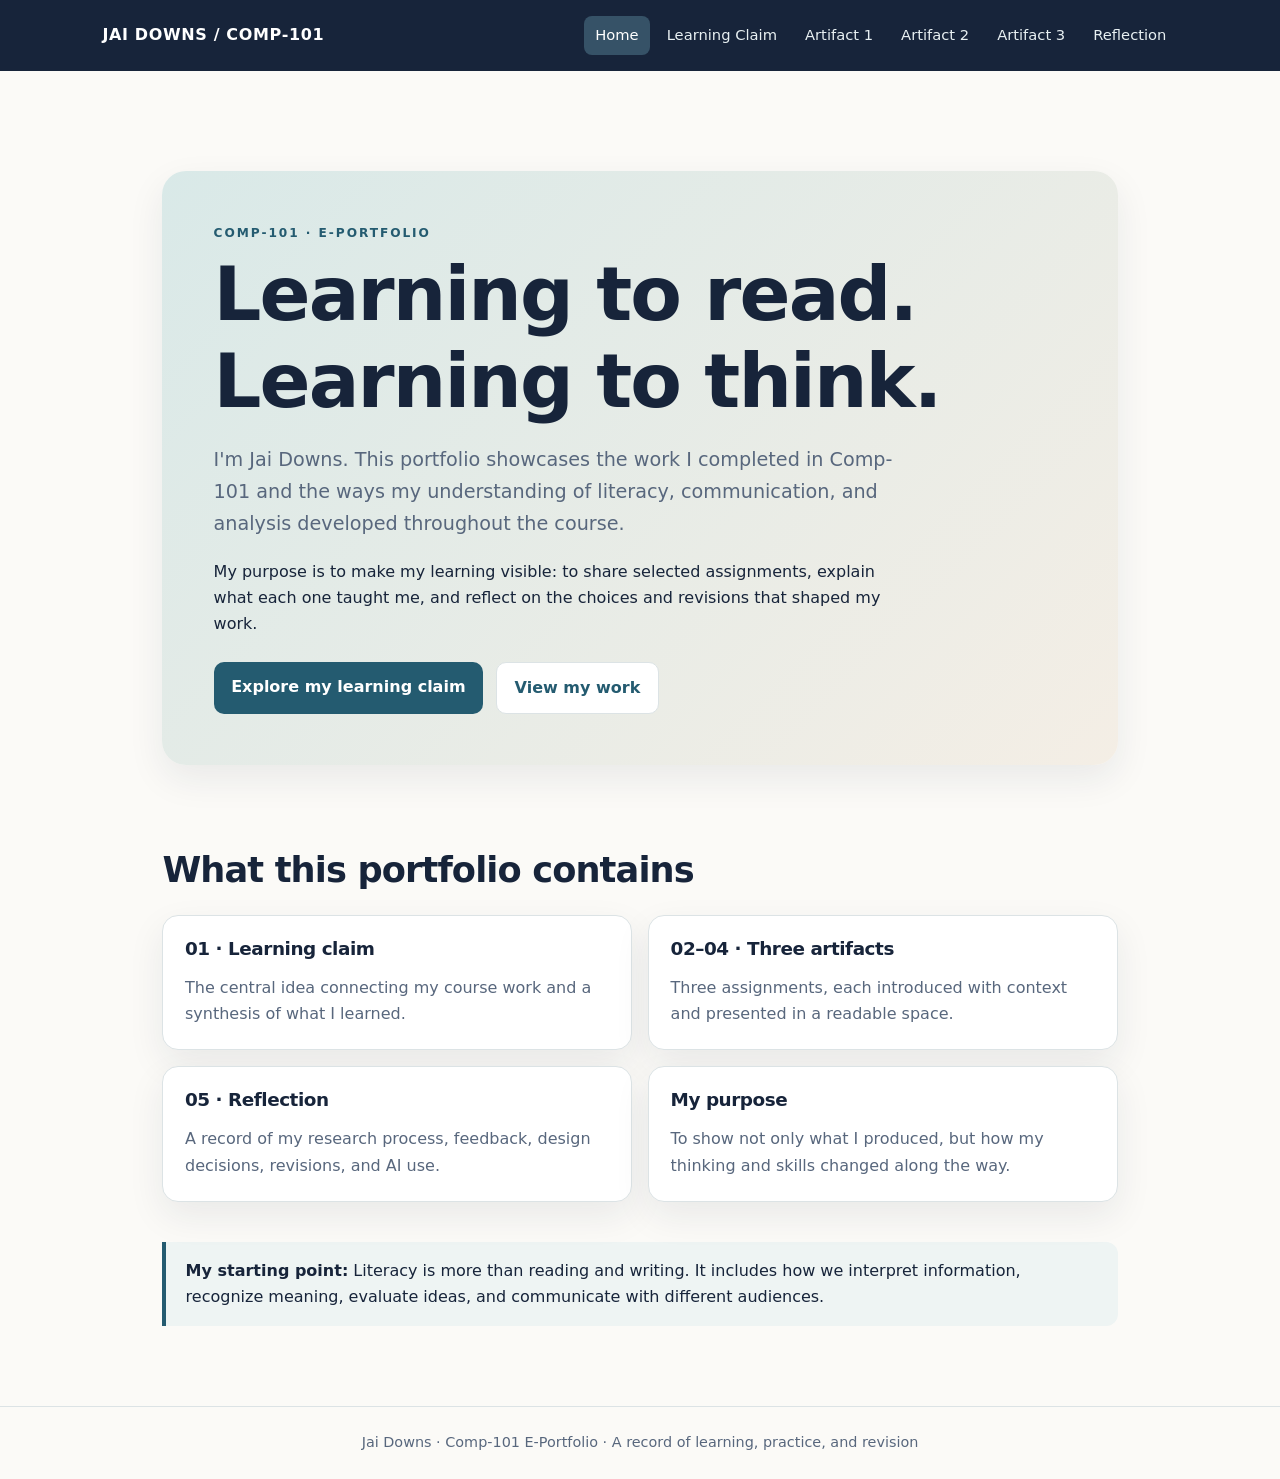
<file: index.html>
<!doctype html>
<html lang="en">
<head>
<meta charset="utf-8"><meta name="viewport" content="width=device-width, initial-scale=1">
<meta name="description" content="Jai Downs' Comp-101 learning portfolio">
<title>Home | Jai Downs — Comp-101 E-Portfolio</title>
<link rel="stylesheet" href="styles.css">
<script defer src="portfolio.js"></script>
</head>
<body>
<a class="skip-link" href="#main">Skip to content</a>
<header><div class="nav-wrap"><a class="brand" href="index.html">JAI DOWNS / COMP-101</a><nav aria-label="Main navigation"><a href="index.html" aria-current="page">Home</a><a href="claim.html">Learning Claim</a><a href="artifact1.html">Artifact 1</a><a href="artifact2.html">Artifact 2</a><a href="artifact3.html">Artifact 3</a><a href="reflection.html">Reflection</a></nav></div></header>
<main id="main">
<section class="hero">
  <div class="hero-panel">
    <div class="eyebrow">Comp-101 · E-Portfolio</div>
    <h1>Learning to read.<br>Learning to think.</h1>
    <p class="lead">I'm Jai Downs. This portfolio showcases the work I completed in Comp-101 and the ways my understanding of literacy, communication, and analysis developed throughout the course.</p>
    <p>My purpose is to make my learning visible: to share selected assignments, explain what each one taught me, and reflect on the choices and revisions that shaped my work.</p>
    <div class="actions"><a class="button" href="claim.html">Explore my learning claim</a><a class="button secondary" href="artifact1.html">View my work</a></div>
  </div>
</section>
<section class="section">
  <h2>What this portfolio contains</h2>
  <div class="grid">
    <article class="card"><h3>01 · Learning claim</h3><p>The central idea connecting my course work and a synthesis of what I learned.</p></article>
    <article class="card"><h3>02–04 · Three artifacts</h3><p>Three assignments, each introduced with context and presented in a readable space.</p></article>
    <article class="card"><h3>05 · Reflection</h3><p>A record of my research process, feedback, design decisions, revisions, and AI use.</p></article>
    <article class="card"><h3>My purpose</h3><p>To show not only what I produced, but how my thinking and skills changed along the way.</p></article>
  </div>
</section>
<div class="callout"><strong>My starting point:</strong> Literacy is more than reading and writing. It includes how we interpret information, recognize meaning, evaluate ideas, and communicate with different audiences.</div>
</main>
<footer>Jai Downs · Comp-101 E-Portfolio · A record of learning, practice, and revision</footer>
</body></html>
</file>
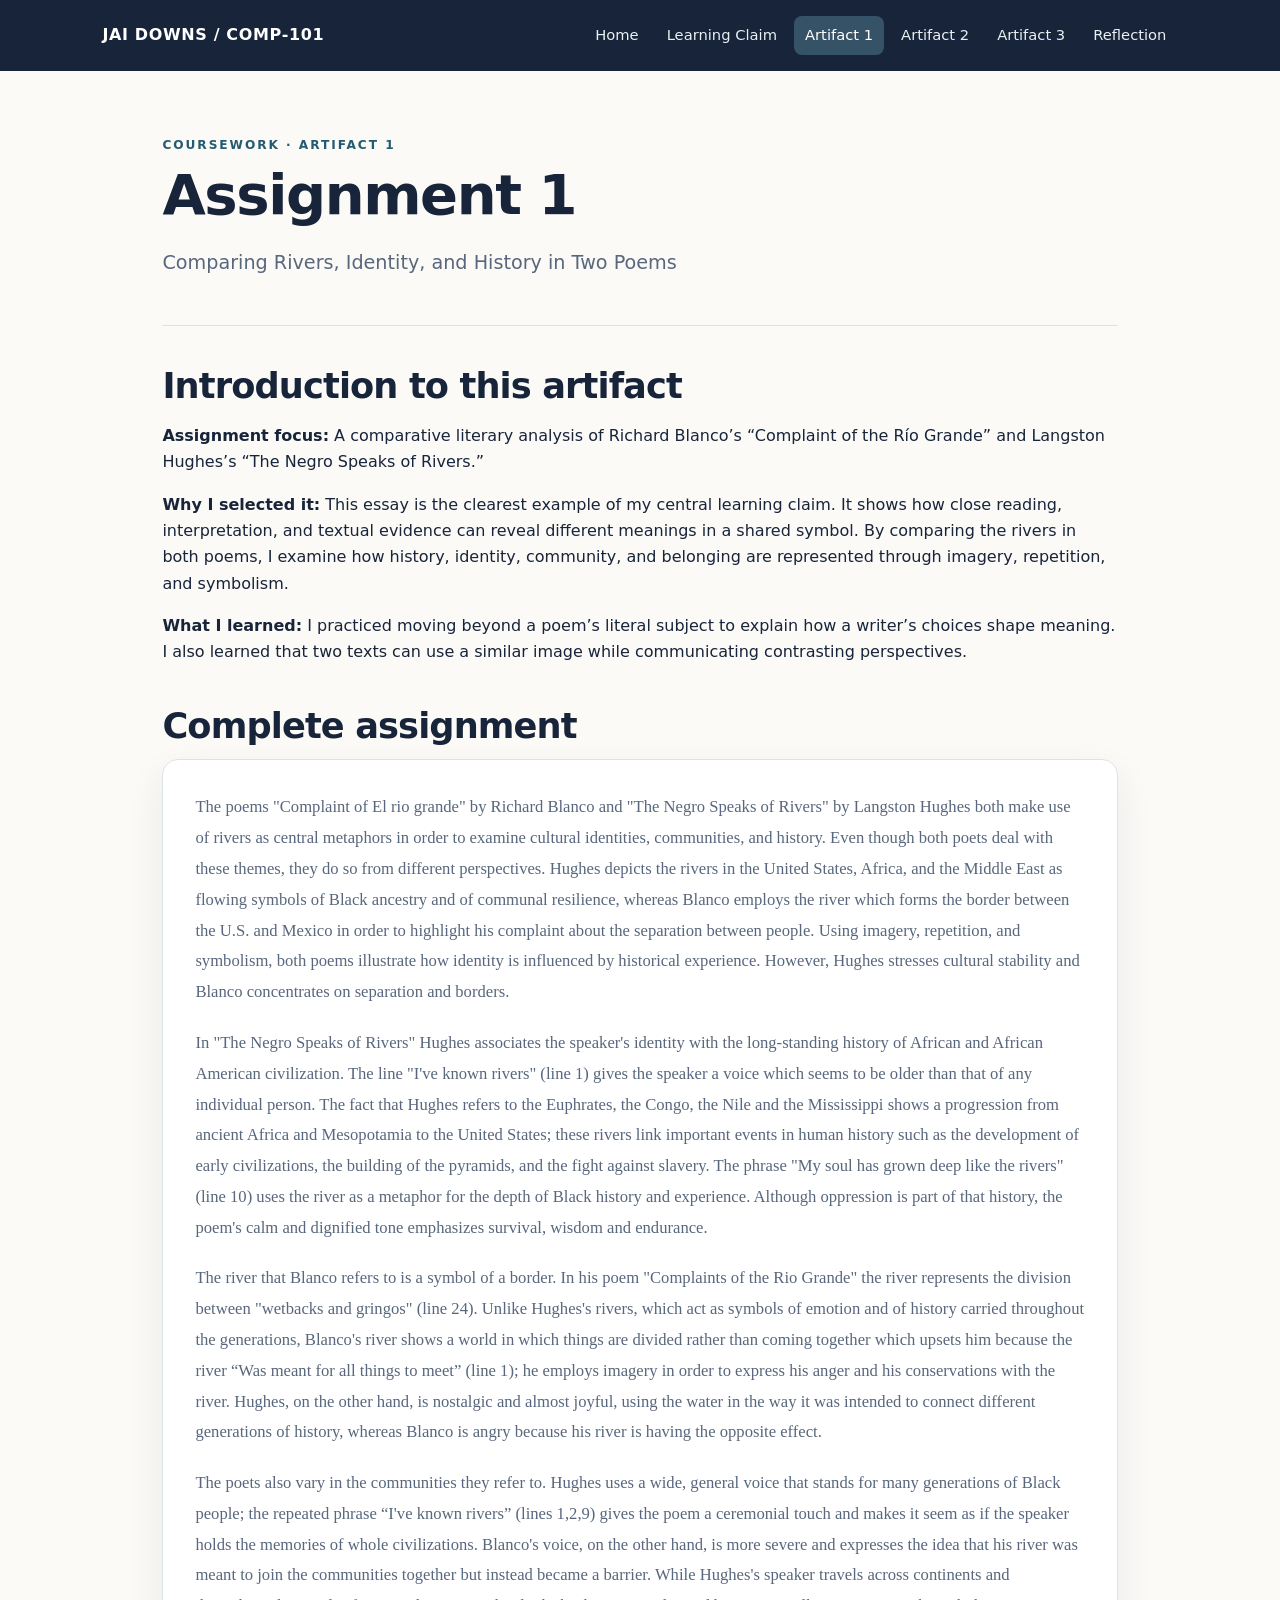
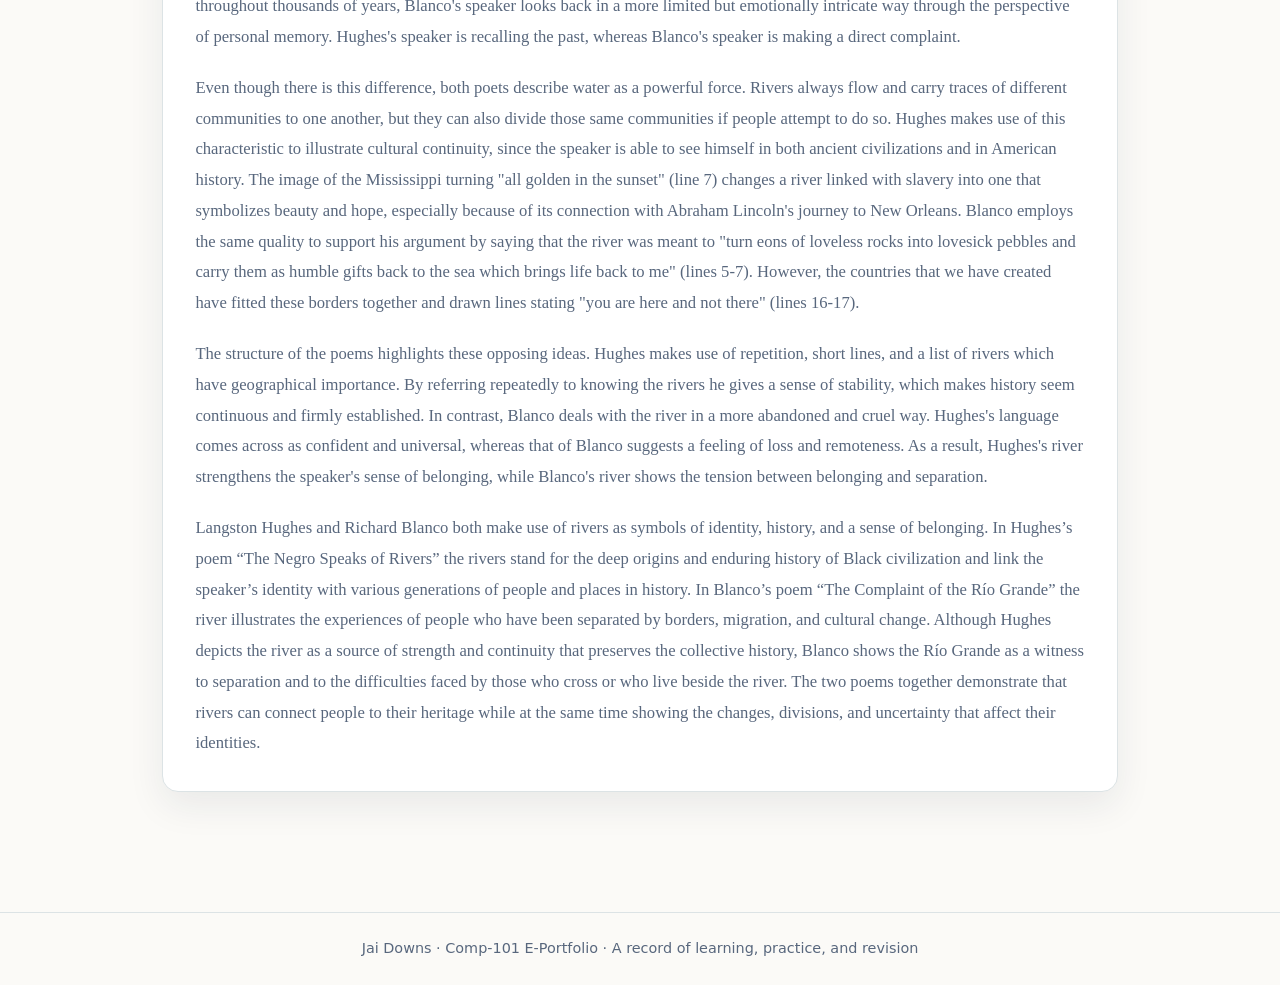
<file: artifact1.html>
<!doctype html>
<html lang="en">
<head>
<meta charset="utf-8"><meta name="viewport" content="width=device-width, initial-scale=1">
<meta name="description" content="Jai Downs' Comp-101 learning portfolio">
<title>Assignment 1 | Jai Downs — Comp-101 E-Portfolio</title>
<link rel="stylesheet" href="styles.css">
</head>
<body>
<a class="skip-link" href="#main">Skip to content</a>
<header><div class="nav-wrap"><a class="brand" href="index.html">JAI DOWNS / COMP-101</a><nav aria-label="Main navigation"><a href="index.html">Home</a><a href="claim.html">Learning Claim</a><a href="artifact1.html" aria-current="page">Artifact 1</a><a href="artifact2.html">Artifact 2</a><a href="artifact3.html">Artifact 3</a><a href="reflection.html">Reflection</a></nav></div></header>
<main id="main">
<div class="page-head"><div class="eyebrow">Coursework · Artifact 1</div><h1>Assignment 1</h1><p class="lead">Comparing Rivers, Identity, and History in Two Poems</p></div>
<section class="section">
<h2>Introduction to this artifact</h2>
<p><strong>Assignment focus:</strong> A comparative literary analysis of Richard Blanco’s “Complaint of the Río Grande” and Langston Hughes’s “The Negro Speaks of Rivers.”</p>
<p><strong>Why I selected it:</strong> This essay is the clearest example of my central learning claim. It shows how close reading, interpretation, and textual evidence can reveal different meanings in a shared symbol. By comparing the rivers in both poems, I examine how history, identity, community, and belonging are represented through imagery, repetition, and symbolism.</p>
<p><strong>What I learned:</strong> I practiced moving beyond a poem’s literal subject to explain how a writer’s choices shape meaning. I also learned that two texts can use a similar image while communicating contrasting perspectives.</p>
</section>
<section class="section">
<h2>Complete assignment</h2>
<article class="card essay-content" aria-label="Full assignment text">
<p>The poems &quot;Complaint of El rio grande&quot; by Richard Blanco and &quot;The Negro Speaks of Rivers&quot; by Langston Hughes both make use of rivers as central metaphors in order to examine cultural identities, communities, and history. Even though both poets deal with these themes, they do so from different perspectives. Hughes depicts the rivers in the United States, Africa, and the Middle East as flowing symbols of Black ancestry and of communal resilience, whereas Blanco employs the river which forms the border between the U.S. and Mexico in order to highlight his complaint about the separation between people. Using imagery, repetition, and symbolism, both poems illustrate how identity is influenced by historical experience. However, Hughes stresses cultural stability and Blanco concentrates on separation and borders.</p>
<p>In &quot;The Negro Speaks of Rivers&quot; Hughes associates the speaker&#x27;s identity with the long-standing history of African and African American civilization. The line &quot;I&#x27;ve known rivers&quot; (line 1) gives the speaker a voice which seems to be older than that of any individual person. The fact that Hughes refers to the Euphrates, the Congo, the Nile and the Mississippi shows a progression from ancient Africa and Mesopotamia to the United States; these rivers link important events in human history such as the development of early civilizations, the building of the pyramids, and the fight against slavery. The phrase &quot;My soul has grown deep like the rivers&quot; (line 10) uses the river as a metaphor for the depth of Black history and experience. Although oppression is part of that history, the poem&#x27;s calm and dignified tone emphasizes survival, wisdom and endurance.</p>
<p>The river that Blanco refers to is a symbol of a border. In his poem &quot;Complaints of the Rio Grande&quot; the river represents the division between &quot;wetbacks and gringos&quot; (line 24). Unlike Hughes&#x27;s rivers, which act as symbols of emotion and of history carried throughout the generations, Blanco&#x27;s river shows a world in which things are divided rather than coming together which upsets him because the river “Was meant for all things to meet” (line 1); he employs imagery in order to express his anger and his conservations with the river. Hughes, on the other hand, is nostalgic and almost joyful, using the water in the way it was intended to connect different generations of history, whereas Blanco is angry because his river is having the opposite effect.</p>
<p>The poets also vary in the communities they refer to. Hughes uses a wide, general voice that stands for many generations of Black people; the repeated phrase “I&#x27;ve known rivers” (lines 1,2,9) gives the poem a ceremonial touch and makes it seem as if the speaker holds the memories of whole civilizations. Blanco&#x27;s voice, on the other hand, is more severe and expresses the idea that his river was meant to join the communities together but instead became a barrier. While Hughes&#x27;s speaker travels across continents and throughout thousands of years, Blanco&#x27;s speaker looks back in a more limited but emotionally intricate way through the perspective of personal memory. Hughes&#x27;s speaker is recalling the past, whereas Blanco&#x27;s speaker is making a direct complaint.</p>
<p>Even though there is this difference, both poets describe water as a powerful force. Rivers always flow and carry traces of different communities to one another, but they can also divide those same communities if people attempt to do so. Hughes makes use of this characteristic to illustrate cultural continuity, since the speaker is able to see himself in both ancient civilizations and in American history. The image of the Mississippi turning &quot;all golden in the sunset&quot; (line 7) changes a river linked with slavery into one that symbolizes beauty and hope, especially because of its connection with Abraham Lincoln&#x27;s journey to New Orleans. Blanco employs the same quality to support his argument by saying that the river was meant to &quot;turn eons of loveless rocks into lovesick pebbles and carry them as humble gifts back to the sea which brings life back to me&quot; (lines 5-7). However, the countries that we have created have fitted these borders together and drawn lines stating &quot;you are here and not there&quot; (lines 16-17).</p>
<p>The structure of the poems highlights these opposing ideas. Hughes makes use of repetition, short lines, and a list of rivers which have geographical importance. By referring repeatedly to knowing the rivers he gives a sense of stability, which makes history seem continuous and firmly established. In contrast, Blanco deals with the river in a more abandoned and cruel way. Hughes&#x27;s language comes across as confident and universal, whereas that of Blanco suggests a feeling of loss and remoteness. As a result, Hughes&#x27;s river strengthens the speaker&#x27;s sense of belonging, while Blanco&#x27;s river shows the tension between belonging and separation.</p>
<p>Langston Hughes and Richard Blanco both make use of rivers as symbols of identity, history, and a sense of belonging. In Hughes’s poem “The Negro Speaks of Rivers” the rivers stand for the deep origins and enduring history of Black civilization and link the speaker’s identity with various generations of people and places in history. In Blanco’s poem “The Complaint of the Río Grande” the river illustrates the experiences of people who have been separated by borders, migration, and cultural change. Although Hughes depicts the river as a source of strength and continuity that preserves the collective history, Blanco shows the Río Grande as a witness to separation and to the difficulties faced by those who cross or who live beside the river. The two poems together demonstrate that rivers can connect people to their heritage while at the same time showing the changes, divisions, and uncertainty that affect their identities.</p>
</article>
</section>
</main>
<footer>Jai Downs · Comp-101 E-Portfolio · A record of learning, practice, and revision</footer>
</body></html>
</file>
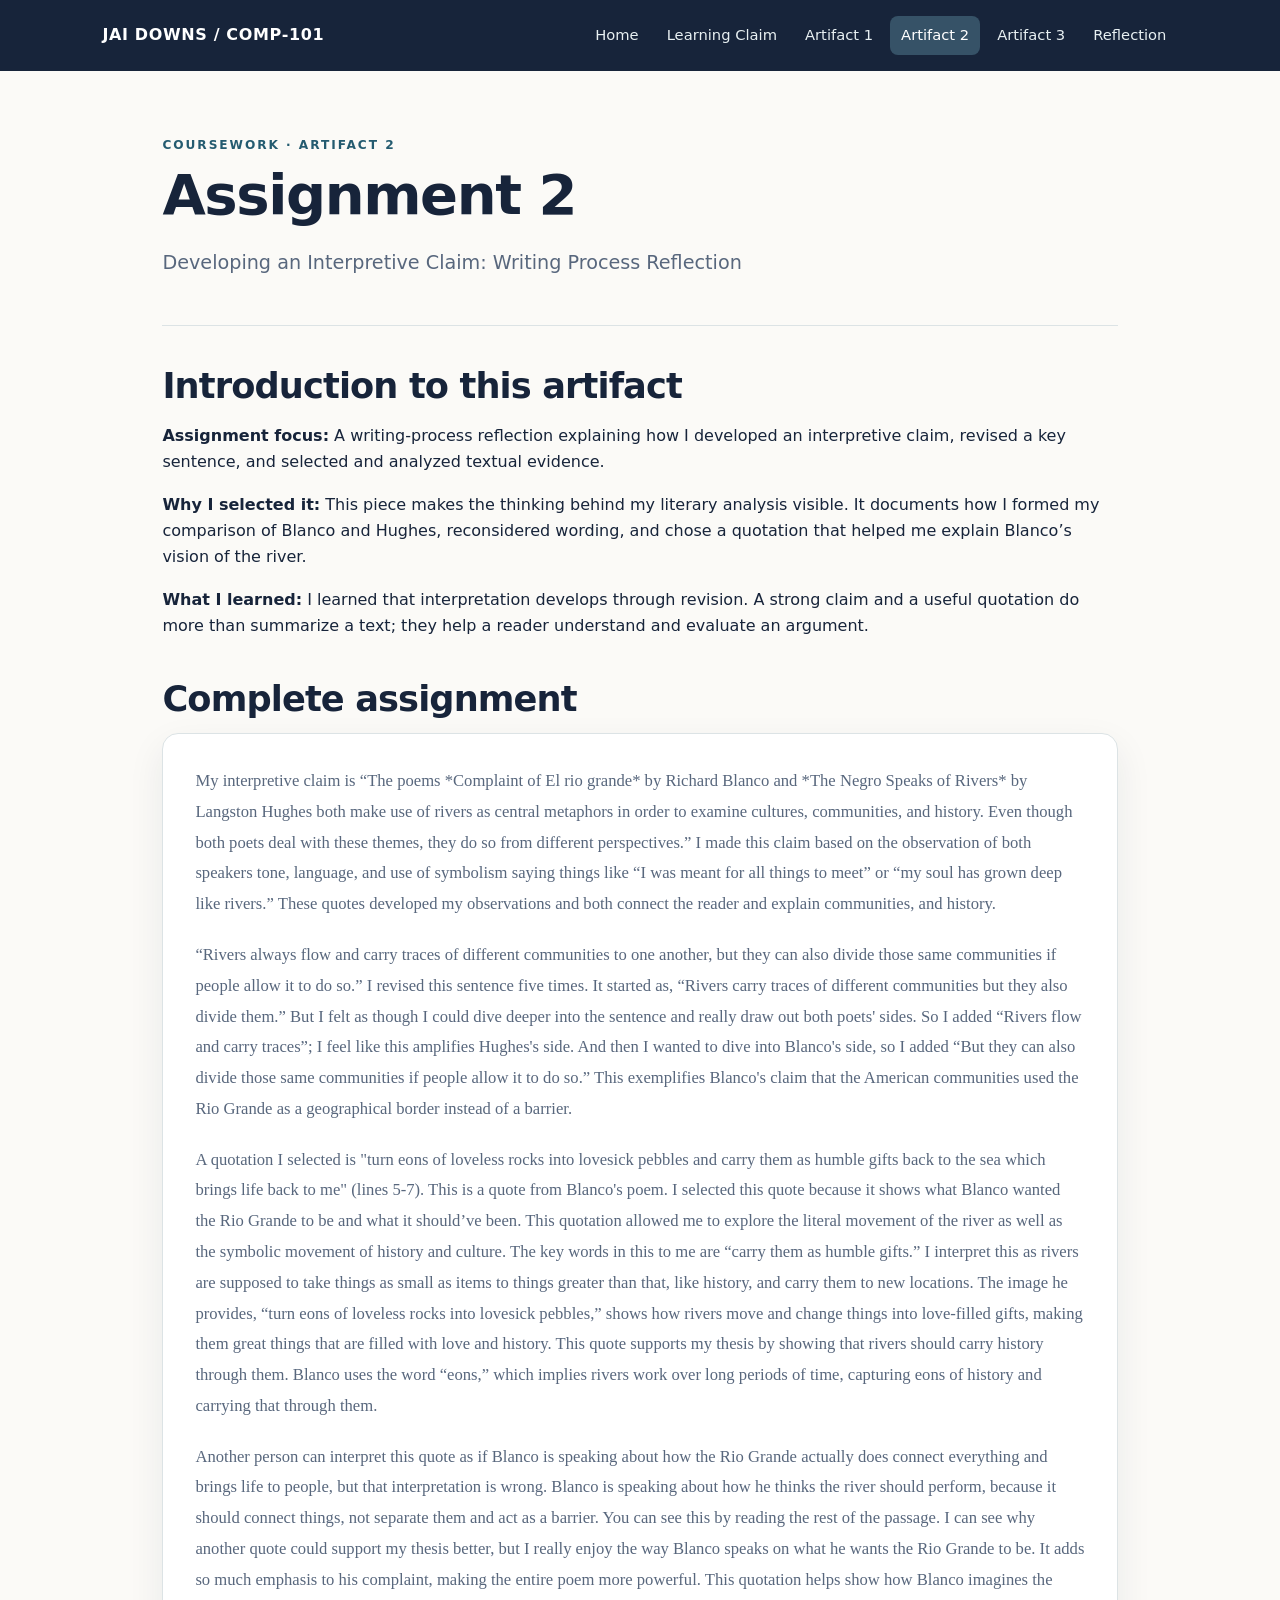
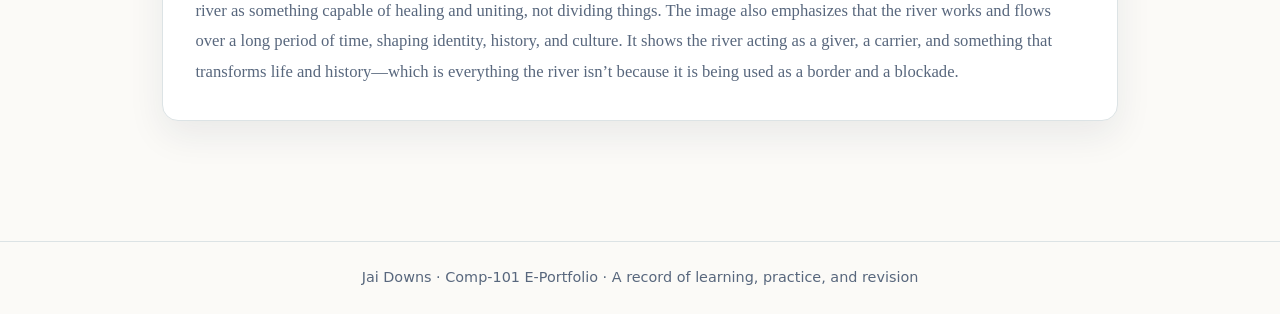
<file: artifact2.html>
<!doctype html>
<html lang="en">
<head>
<meta charset="utf-8"><meta name="viewport" content="width=device-width, initial-scale=1">
<meta name="description" content="Jai Downs' Comp-101 learning portfolio">
<title>Assignment 2 | Jai Downs — Comp-101 E-Portfolio</title>
<link rel="stylesheet" href="styles.css">
</head>
<body>
<a class="skip-link" href="#main">Skip to content</a>
<header><div class="nav-wrap"><a class="brand" href="index.html">JAI DOWNS / COMP-101</a><nav aria-label="Main navigation"><a href="index.html">Home</a><a href="claim.html">Learning Claim</a><a href="artifact1.html">Artifact 1</a><a href="artifact2.html" aria-current="page">Artifact 2</a><a href="artifact3.html">Artifact 3</a><a href="reflection.html">Reflection</a></nav></div></header>
<main id="main">
<div class="page-head"><div class="eyebrow">Coursework · Artifact 2</div><h1>Assignment 2</h1><p class="lead">Developing an Interpretive Claim: Writing Process Reflection</p></div>
<section class="section">
<h2>Introduction to this artifact</h2>
<p><strong>Assignment focus:</strong> A writing-process reflection explaining how I developed an interpretive claim, revised a key sentence, and selected and analyzed textual evidence.</p>
<p><strong>Why I selected it:</strong> This piece makes the thinking behind my literary analysis visible. It documents how I formed my comparison of Blanco and Hughes, reconsidered wording, and chose a quotation that helped me explain Blanco’s vision of the river.</p>
<p><strong>What I learned:</strong> I learned that interpretation develops through revision. A strong claim and a useful quotation do more than summarize a text; they help a reader understand and evaluate an argument.</p>
</section>
<section class="section">
<h2>Complete assignment</h2>
<article class="card essay-content" aria-label="Full assignment text">
<p>My interpretive claim is “The poems *Complaint of El rio grande* by Richard Blanco and *The Negro Speaks of Rivers* by Langston Hughes both make use of rivers as central metaphors in order to examine cultures, communities, and history. Even though both poets deal with these themes, they do so from different perspectives.” I made this claim based on the observation of both speakers tone, language, and use of symbolism saying things like “I was meant for all things to meet” or “my soul has grown deep like rivers.” These quotes developed my observations and both connect the reader and explain communities, and history.</p>
<p>“Rivers always flow and carry traces of different communities to one another, but they can also divide those same communities if people allow it to do so.” I revised this sentence five times. It started as, “Rivers carry traces of different communities but they also divide them.” But I felt as though I could dive deeper into the sentence and really draw out both poets&#x27; sides. So I added “Rivers flow and carry traces”; I feel like this amplifies Hughes&#x27;s side. And then I wanted to dive into Blanco&#x27;s side, so I added “But they can also divide those same communities if people allow it to do so.” This exemplifies Blanco&#x27;s claim that the American communities used the Rio Grande as a geographical border instead of a barrier.</p>
<p>A quotation I selected is &quot;turn eons of loveless rocks into lovesick pebbles and carry them as humble gifts back to the sea which brings life back to me&quot; (lines 5-7). This is a quote from Blanco&#x27;s poem. I selected this quote because it shows what Blanco wanted the Rio Grande to be and what it should’ve been. This quotation allowed me to explore the literal movement of the river as well as the symbolic movement of history and culture. The key words in this to me are “carry them as humble gifts.” I interpret this as rivers are supposed to take things as small as items to things greater than that, like history, and carry them to new locations. The image he provides, “turn eons of loveless rocks into lovesick pebbles,” shows how rivers move and change things into love-filled gifts, making them great things that are filled with love and history. This quote supports my thesis by showing that rivers should carry history through them. Blanco uses the word “eons,” which implies rivers work over long periods of time, capturing eons of history and carrying that through them.</p>
<p>Another person can interpret this quote as if Blanco is speaking about how the Rio Grande actually does connect everything and brings life to people, but that interpretation is wrong. Blanco is speaking about how he thinks the river should perform, because it should connect things, not separate them and act as a barrier. You can see this by reading the rest of the passage. I can see why another quote could support my thesis better, but I really enjoy the way Blanco speaks on what he wants the Rio Grande to be. It adds so much emphasis to his complaint, making the entire poem more powerful. This quotation helps show how Blanco imagines the river as something capable of healing and uniting, not dividing things. The image also emphasizes that the river works and flows over a long period of time, shaping identity, history, and culture. It shows the river acting as a giver, a carrier, and something that transforms life and history—which is everything the river isn’t because it is being used as a border and a blockade.</p>
</article>
</section>
</main>
<footer>Jai Downs · Comp-101 E-Portfolio · A record of learning, practice, and revision</footer>
</body></html>
</file>
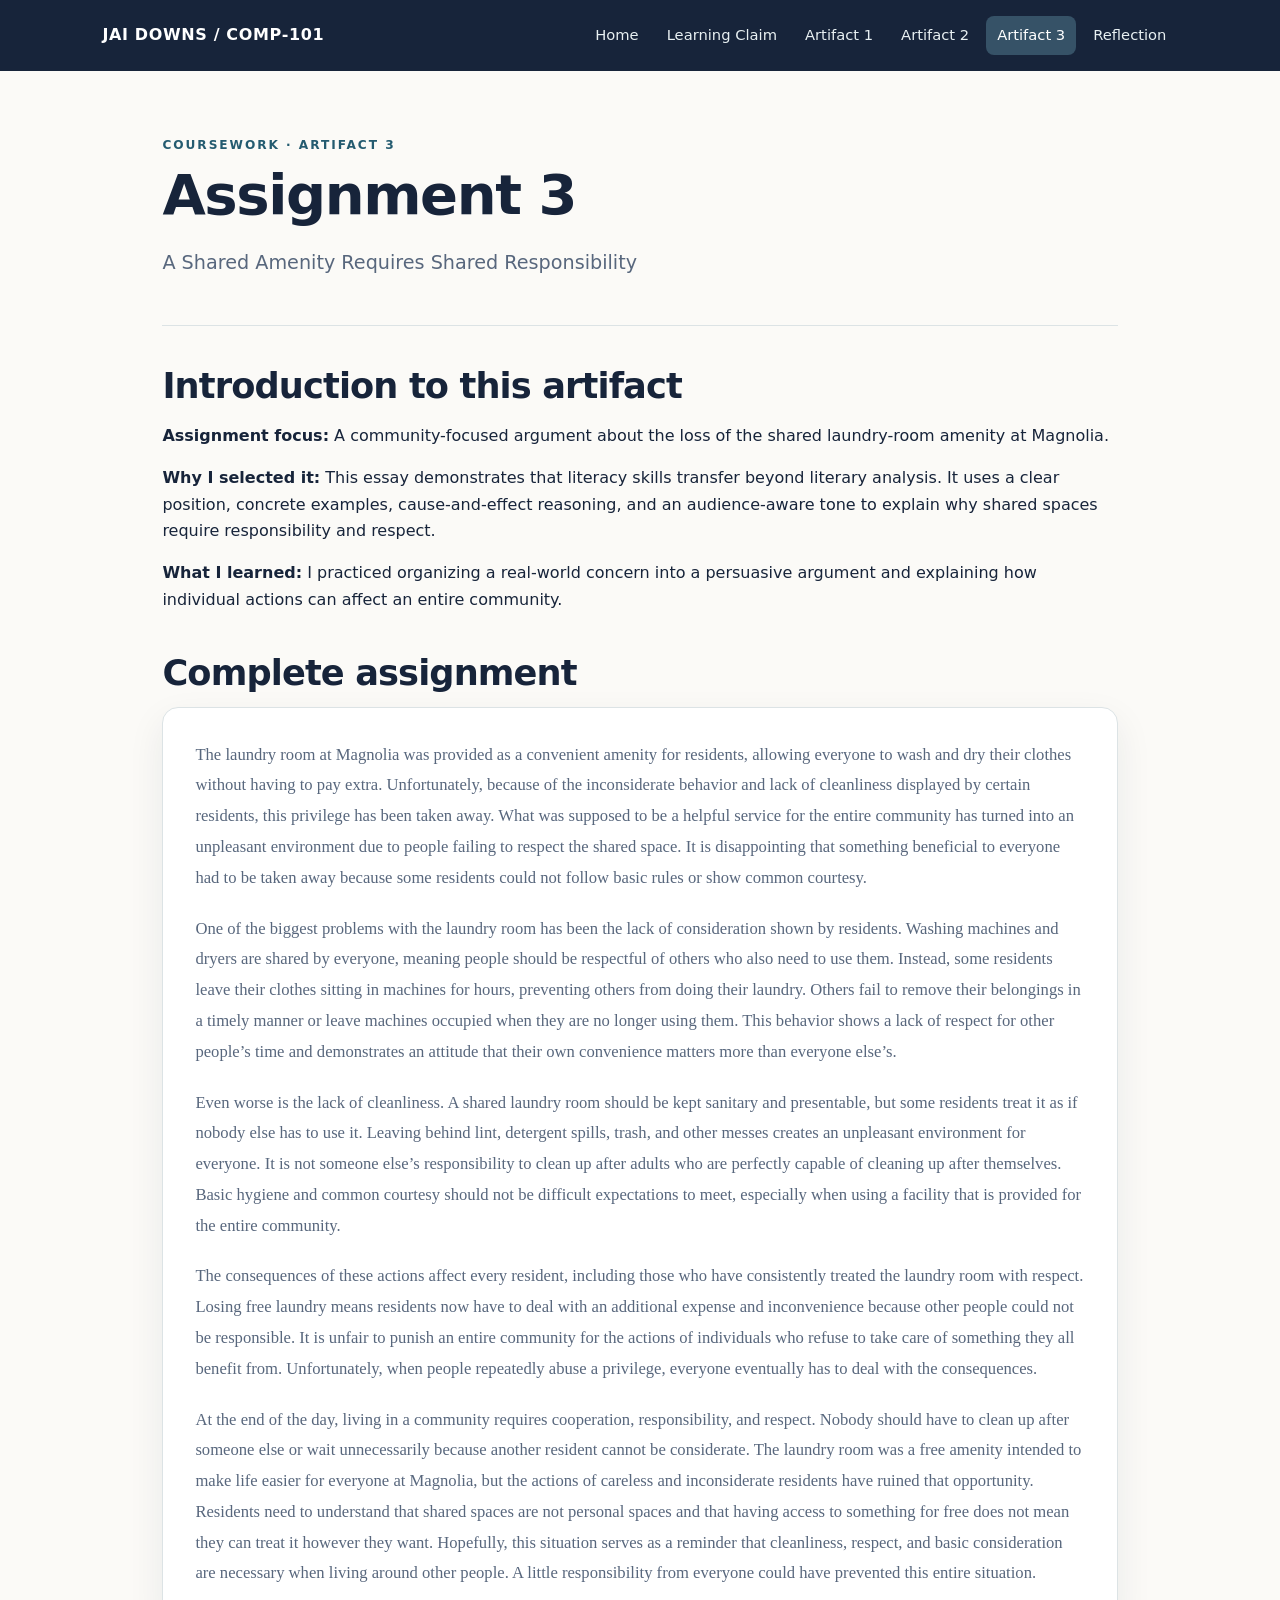
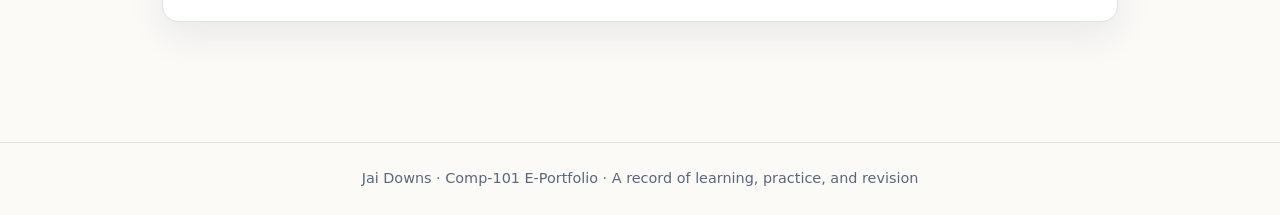
<file: artifact3.html>
<!doctype html>
<html lang="en">
<head>
<meta charset="utf-8"><meta name="viewport" content="width=device-width, initial-scale=1">
<meta name="description" content="Jai Downs' Comp-101 learning portfolio">
<title>Assignment 3 | Jai Downs — Comp-101 E-Portfolio</title>
<link rel="stylesheet" href="styles.css">
</head>
<body>
<a class="skip-link" href="#main">Skip to content</a>
<header><div class="nav-wrap"><a class="brand" href="index.html">JAI DOWNS / COMP-101</a><nav aria-label="Main navigation"><a href="index.html">Home</a><a href="claim.html">Learning Claim</a><a href="artifact1.html">Artifact 1</a><a href="artifact2.html">Artifact 2</a><a href="artifact3.html" aria-current="page">Artifact 3</a><a href="reflection.html">Reflection</a></nav></div></header>
<main id="main">
<div class="page-head"><div class="eyebrow">Coursework · Artifact 3</div><h1>Assignment 3</h1><p class="lead">A Shared Amenity Requires Shared Responsibility</p></div>
<section class="section">
<h2>Introduction to this artifact</h2>
<p><strong>Assignment focus:</strong> A community-focused argument about the loss of the shared laundry-room amenity at Magnolia.</p>
<p><strong>Why I selected it:</strong> This essay demonstrates that literacy skills transfer beyond literary analysis. It uses a clear position, concrete examples, cause-and-effect reasoning, and an audience-aware tone to explain why shared spaces require responsibility and respect.</p>
<p><strong>What I learned:</strong> I practiced organizing a real-world concern into a persuasive argument and explaining how individual actions can affect an entire community.</p>
</section>
<section class="section">
<h2>Complete assignment</h2>
<article class="card essay-content" aria-label="Full assignment text">
<p>The laundry room at Magnolia was provided as a convenient amenity for residents, allowing everyone to wash and dry their clothes without having to pay extra. Unfortunately, because of the inconsiderate behavior and lack of cleanliness displayed by certain residents, this privilege has been taken away. What was supposed to be a helpful service for the entire community has turned into an unpleasant environment due to people failing to respect the shared space. It is disappointing that something beneficial to everyone had to be taken away because some residents could not follow basic rules or show common courtesy.</p>
<p>One of the biggest problems with the laundry room has been the lack of consideration shown by residents. Washing machines and dryers are shared by everyone, meaning people should be respectful of others who also need to use them. Instead, some residents leave their clothes sitting in machines for hours, preventing others from doing their laundry. Others fail to remove their belongings in a timely manner or leave machines occupied when they are no longer using them. This behavior shows a lack of respect for other people’s time and demonstrates an attitude that their own convenience matters more than everyone else’s.</p>
<p>Even worse is the lack of cleanliness. A shared laundry room should be kept sanitary and presentable, but some residents treat it as if nobody else has to use it. Leaving behind lint, detergent spills, trash, and other messes creates an unpleasant environment for everyone. It is not someone else’s responsibility to clean up after adults who are perfectly capable of cleaning up after themselves. Basic hygiene and common courtesy should not be difficult expectations to meet, especially when using a facility that is provided for the entire community.</p>
<p>The consequences of these actions affect every resident, including those who have consistently treated the laundry room with respect. Losing free laundry means residents now have to deal with an additional expense and inconvenience because other people could not be responsible. It is unfair to punish an entire community for the actions of individuals who refuse to take care of something they all benefit from. Unfortunately, when people repeatedly abuse a privilege, everyone eventually has to deal with the consequences.</p>
<p>At the end of the day, living in a community requires cooperation, responsibility, and respect. Nobody should have to clean up after someone else or wait unnecessarily because another resident cannot be considerate. The laundry room was a free amenity intended to make life easier for everyone at Magnolia, but the actions of careless and inconsiderate residents have ruined that opportunity. Residents need to understand that shared spaces are not personal spaces and that having access to something for free does not mean they can treat it however they want. Hopefully, this situation serves as a reminder that cleanliness, respect, and basic consideration are necessary when living around other people. A little responsibility from everyone could have prevented this entire situation.</p>
</article>
</section>
</main>
<footer>Jai Downs · Comp-101 E-Portfolio · A record of learning, practice, and revision</footer>
</body></html>
</file>
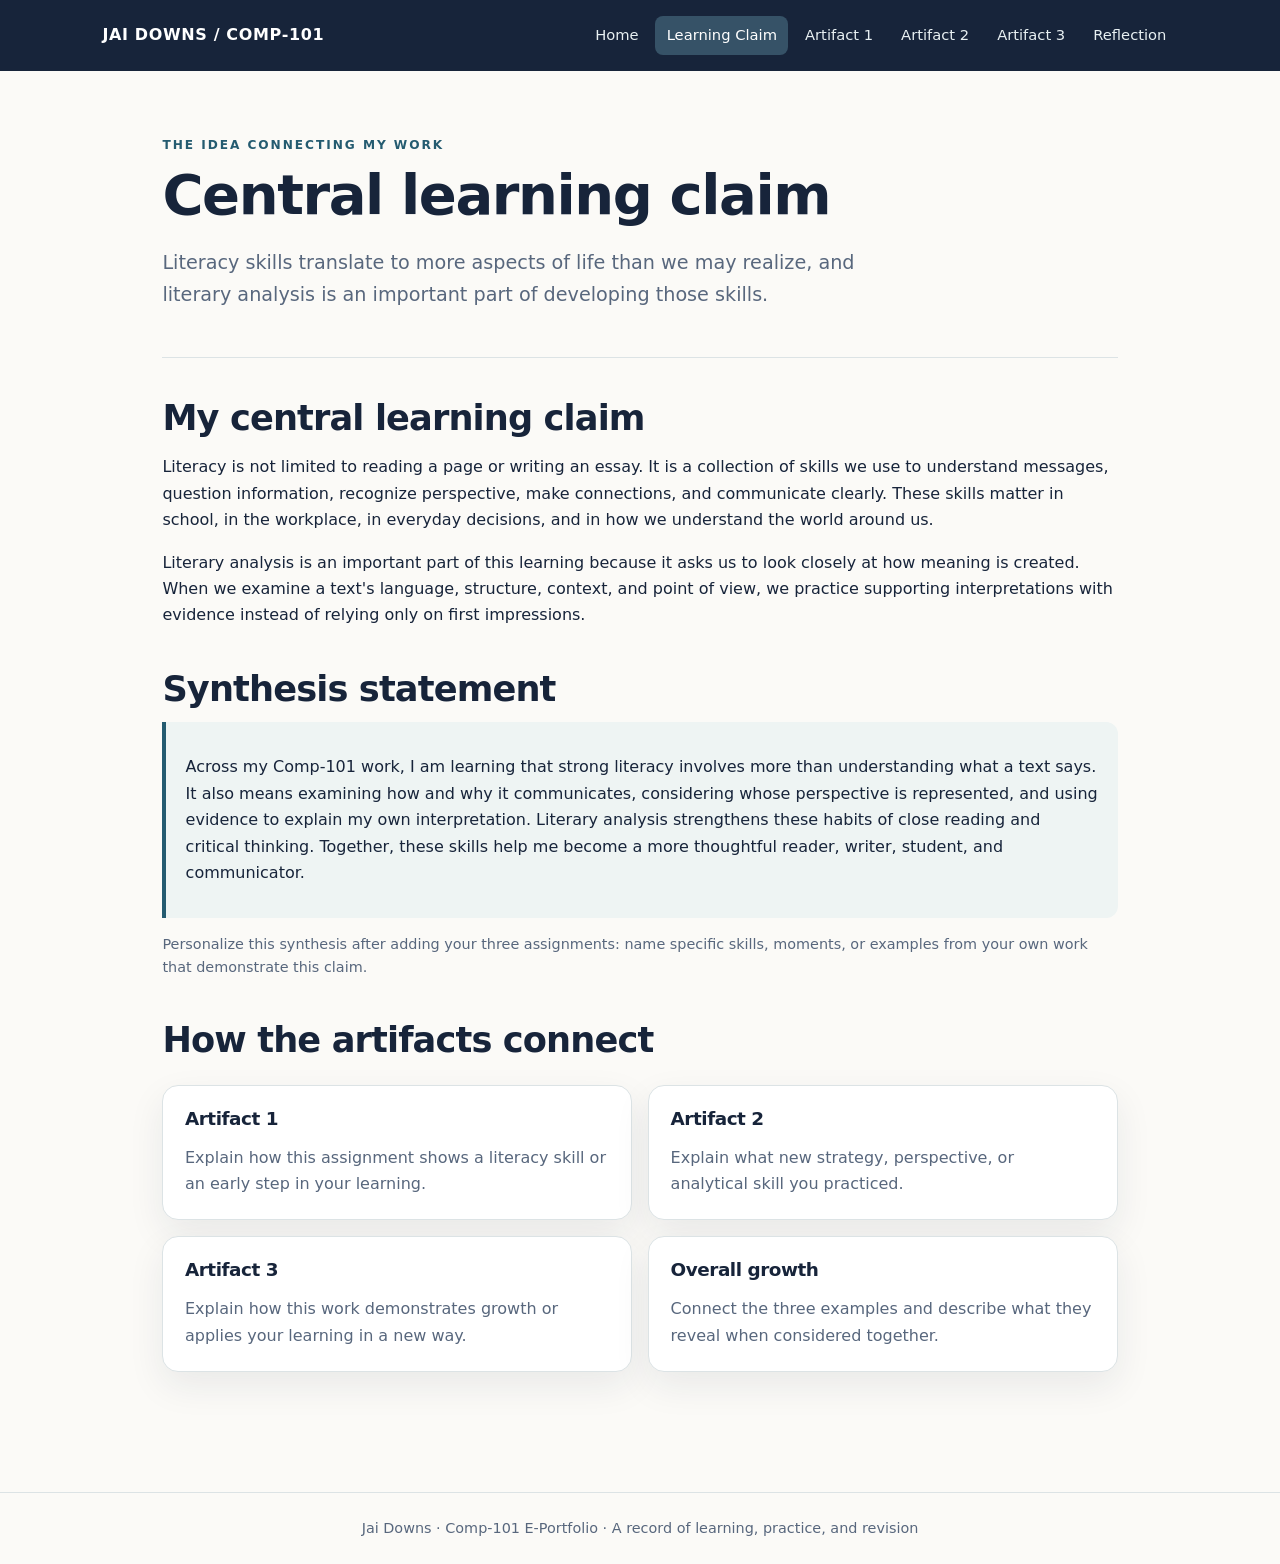
<file: claim.html>
<!doctype html>
<html lang="en">
<head>
<meta charset="utf-8"><meta name="viewport" content="width=device-width, initial-scale=1">
<meta name="description" content="Jai Downs' Comp-101 learning portfolio">
<title>Learning Claim | Jai Downs — Comp-101 E-Portfolio</title>
<link rel="stylesheet" href="styles.css">
<script defer src="portfolio.js"></script>
</head>
<body>
<a class="skip-link" href="#main">Skip to content</a>
<header><div class="nav-wrap"><a class="brand" href="index.html">JAI DOWNS / COMP-101</a><nav aria-label="Main navigation"><a href="index.html">Home</a><a href="claim.html" aria-current="page">Learning Claim</a><a href="artifact1.html">Artifact 1</a><a href="artifact2.html">Artifact 2</a><a href="artifact3.html">Artifact 3</a><a href="reflection.html">Reflection</a></nav></div></header>
<main id="main">
<div class="page-head"><div class="eyebrow">The idea connecting my work</div><h1>Central learning claim</h1><p class="lead">Literacy skills translate to more aspects of life than we may realize, and literary analysis is an important part of developing those skills.</p></div>
<section class="section">
<h2>My central learning claim</h2>
<p>Literacy is not limited to reading a page or writing an essay. It is a collection of skills we use to understand messages, question information, recognize perspective, make connections, and communicate clearly. These skills matter in school, in the workplace, in everyday decisions, and in how we understand the world around us.</p>
<p>Literary analysis is an important part of this learning because it asks us to look closely at how meaning is created. When we examine a text's language, structure, context, and point of view, we practice supporting interpretations with evidence instead of relying only on first impressions.</p>
</section>
<section class="section">
<h2>Synthesis statement</h2>
<div class="callout"><p>Across my Comp-101 work, I am learning that strong literacy involves more than understanding what a text says. It also means examining how and why it communicates, considering whose perspective is represented, and using evidence to explain my own interpretation. Literary analysis strengthens these habits of close reading and critical thinking. Together, these skills help me become a more thoughtful reader, writer, student, and communicator.</p></div>
<p class="note">Personalize this synthesis after adding your three assignments: name specific skills, moments, or examples from your own work that demonstrate this claim.</p>
</section>
<section class="section"><h2>How the artifacts connect</h2><div class="grid">
<article class="card"><h3>Artifact 1</h3><p>Explain how this assignment shows a literacy skill or an early step in your learning.</p></article>
<article class="card"><h3>Artifact 2</h3><p>Explain what new strategy, perspective, or analytical skill you practiced.</p></article>
<article class="card"><h3>Artifact 3</h3><p>Explain how this work demonstrates growth or applies your learning in a new way.</p></article>
<article class="card"><h3>Overall growth</h3><p>Connect the three examples and describe what they reveal when considered together.</p></article>
</div></section>
</main>
<footer>Jai Downs · Comp-101 E-Portfolio · A record of learning, practice, and revision</footer>
</body></html>
</file>
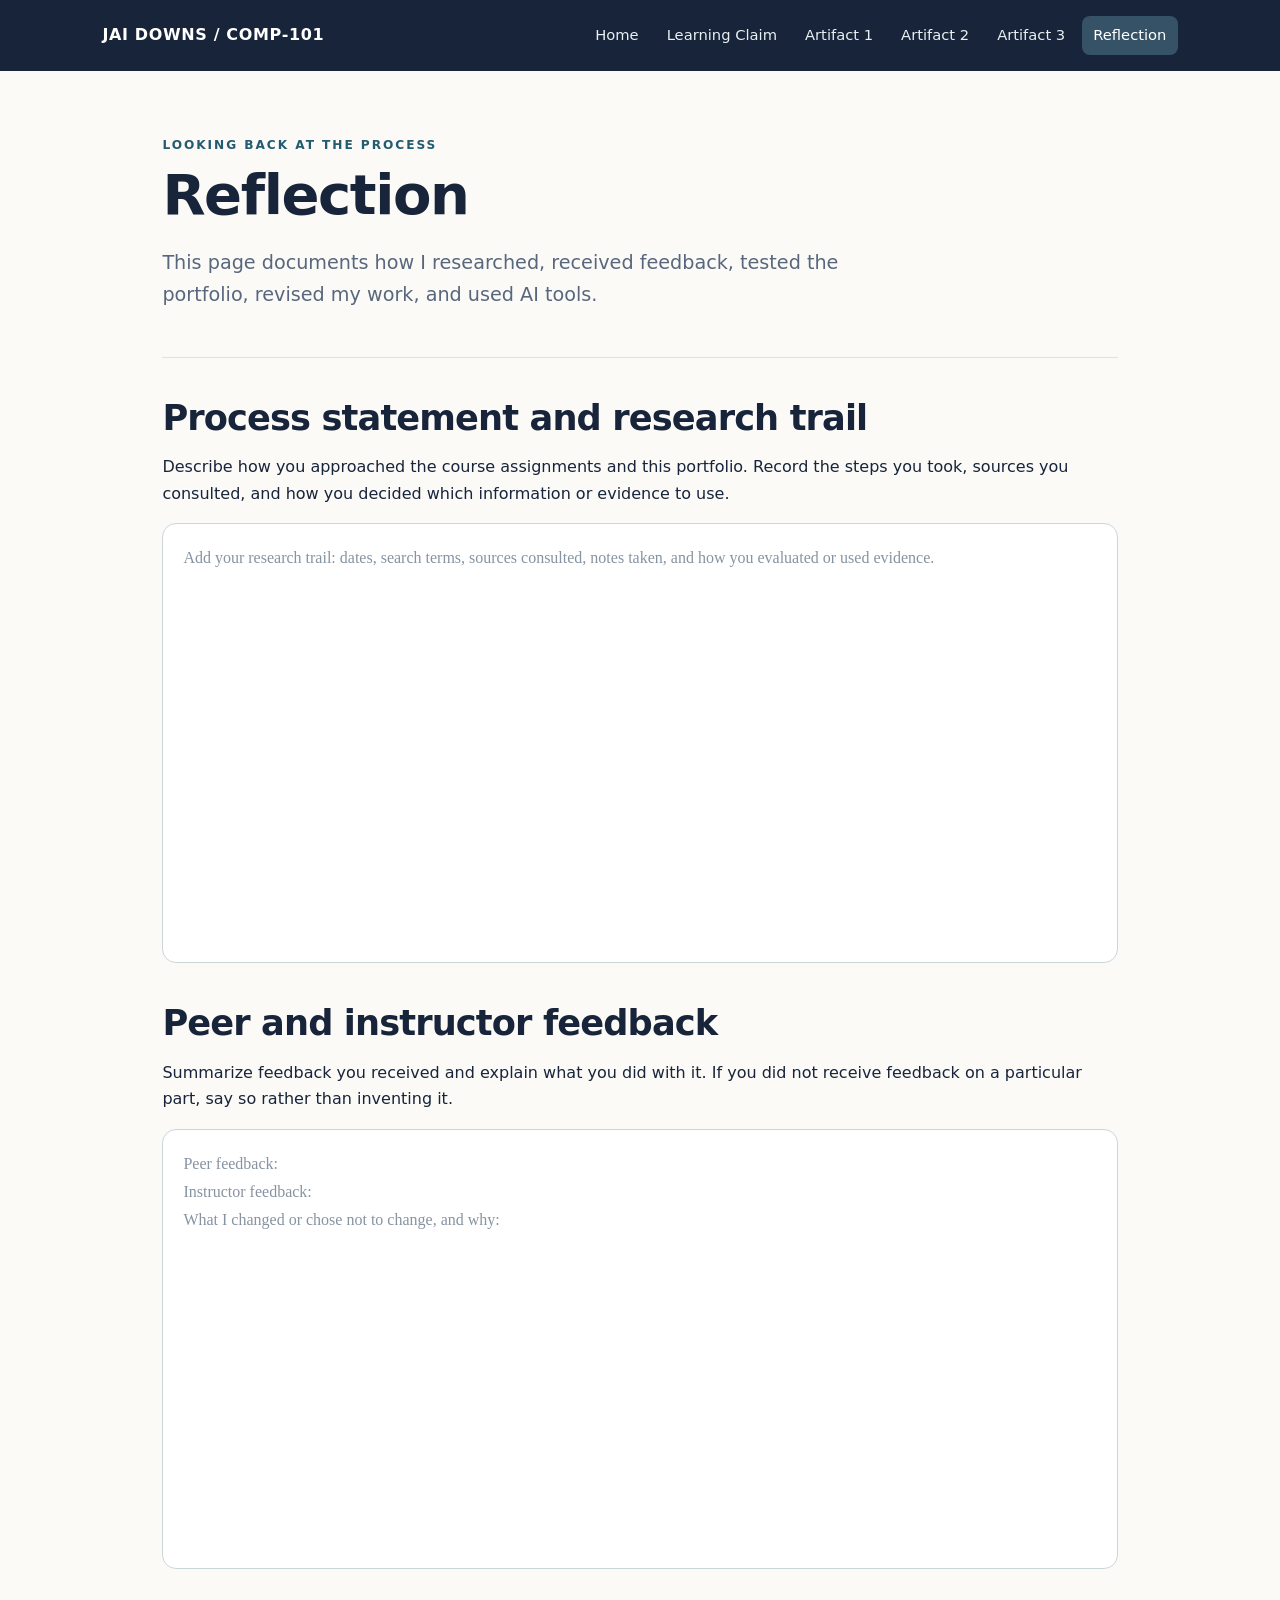
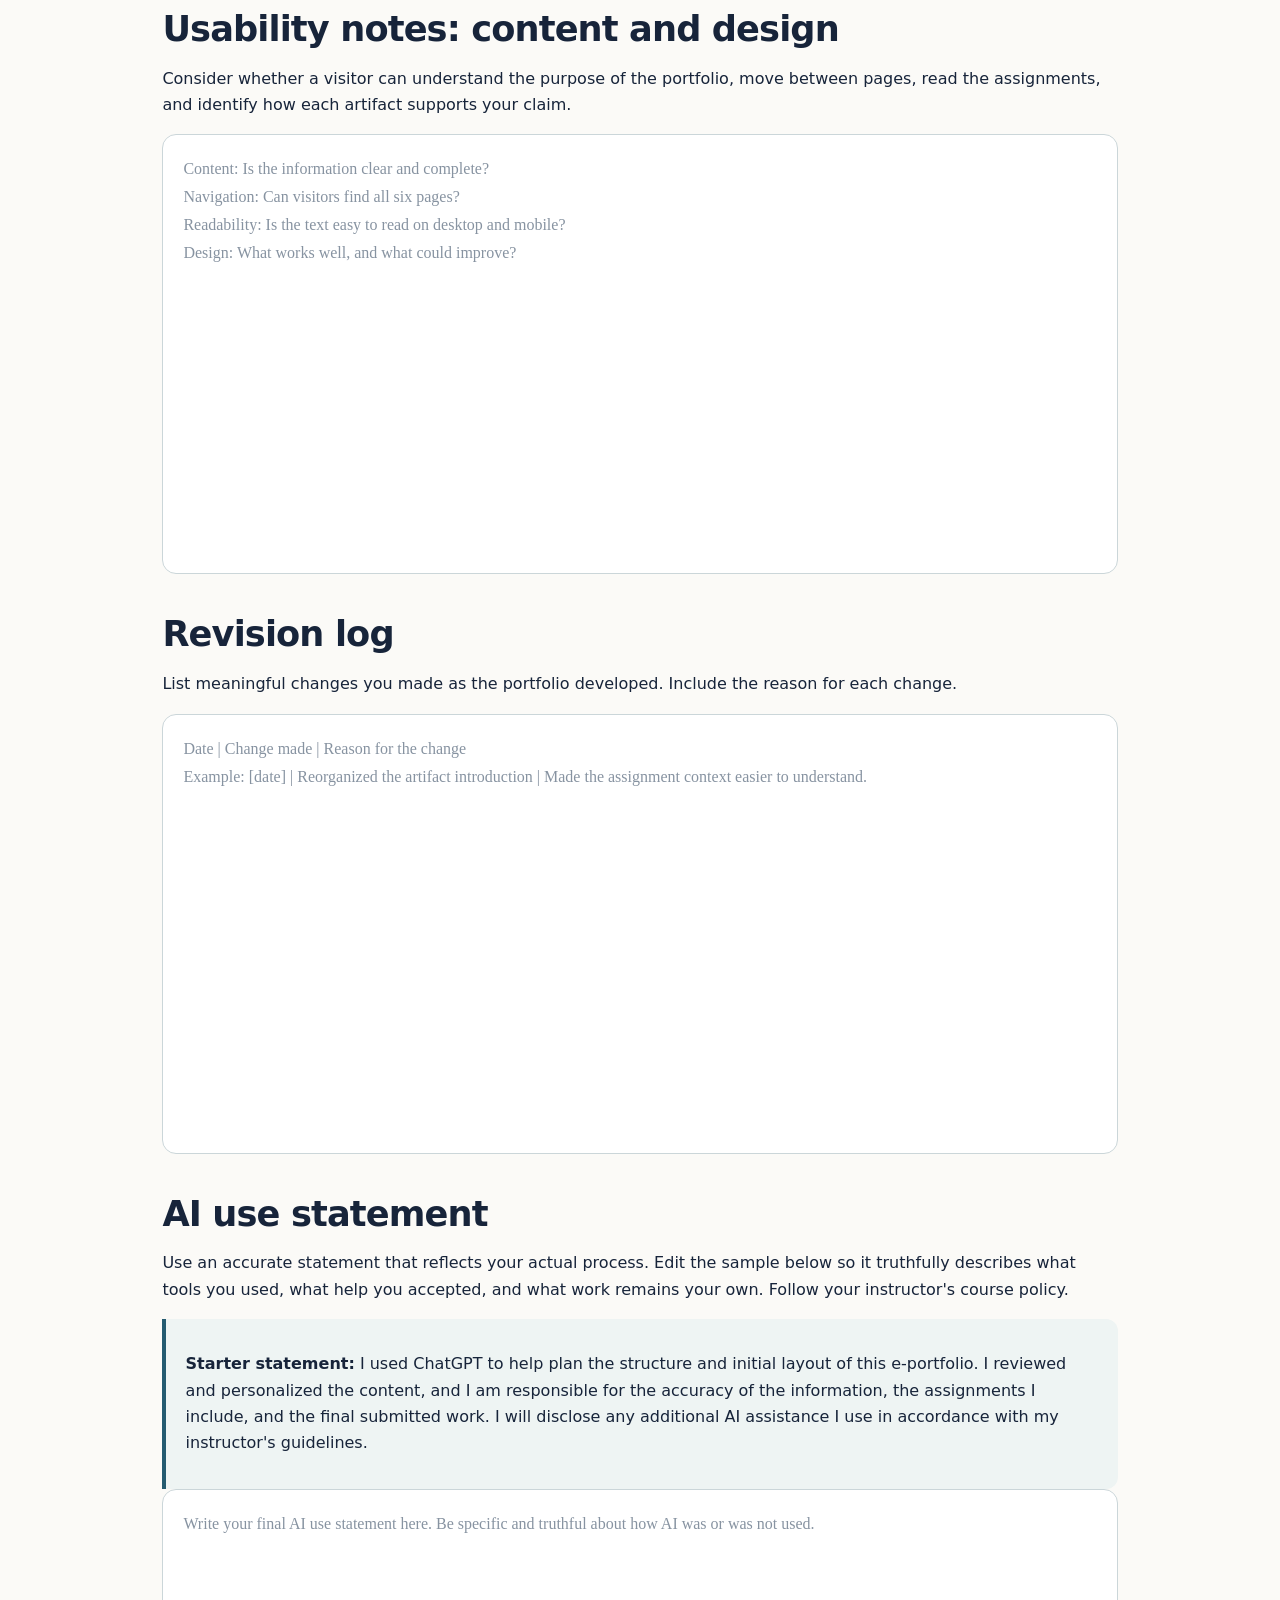
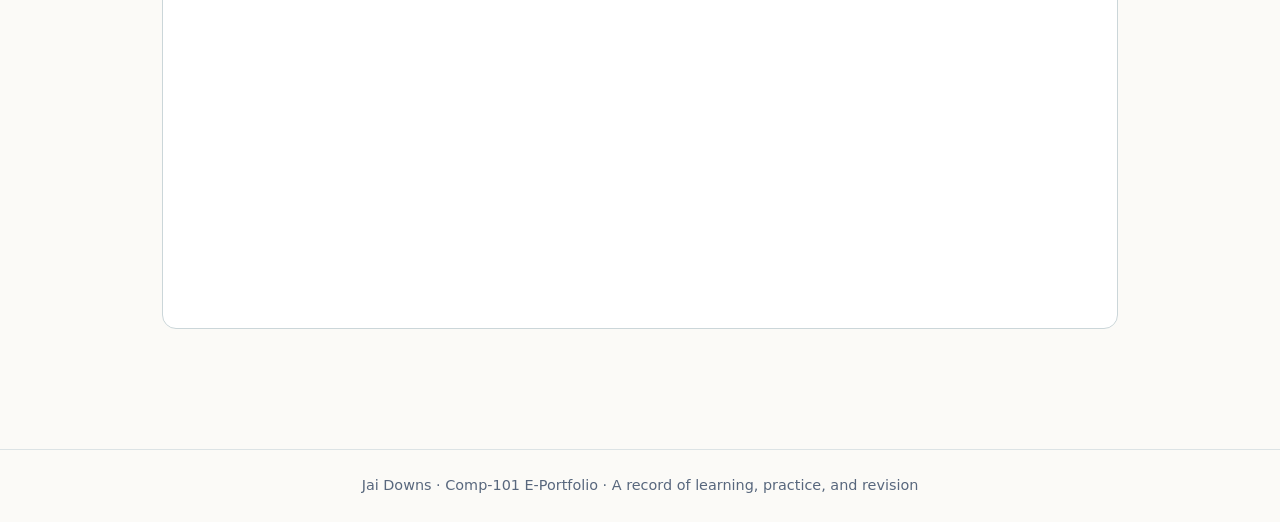
<file: reflection.html>
<!doctype html>
<html lang="en">
<head>
<meta charset="utf-8"><meta name="viewport" content="width=device-width, initial-scale=1">
<meta name="description" content="Jai Downs' Comp-101 learning portfolio">
<title>Reflection | Jai Downs — Comp-101 E-Portfolio</title>
<link rel="stylesheet" href="styles.css">
<script defer src="portfolio.js"></script>
</head>
<body>
<a class="skip-link" href="#main">Skip to content</a>
<header><div class="nav-wrap"><a class="brand" href="index.html">JAI DOWNS / COMP-101</a><nav aria-label="Main navigation"><a href="index.html">Home</a><a href="claim.html">Learning Claim</a><a href="artifact1.html">Artifact 1</a><a href="artifact2.html">Artifact 2</a><a href="artifact3.html">Artifact 3</a><a href="reflection.html" aria-current="page">Reflection</a></nav></div></header>
<main id="main">
<div class="page-head"><div class="eyebrow">Looking back at the process</div><h1>Reflection</h1><p class="lead">This page documents how I researched, received feedback, tested the portfolio, revised my work, and used AI tools.</p></div>
<section class="section">
<h2>Process statement and research trail</h2>
<p>Describe how you approached the course assignments and this portfolio. Record the steps you took, sources you consulted, and how you decided which information or evidence to use.</p>
<div class="editor" contenteditable="true" role="textbox" aria-label="Research trail notes" aria-multiline="true" data-editor="research" data-placeholder="Add your research trail: dates, search terms, sources consulted, notes taken, and how you evaluated or used evidence."></div>
</section>
<section class="section">
<h2>Peer and instructor feedback</h2>
<p>Summarize feedback you received and explain what you did with it. If you did not receive feedback on a particular part, say so rather than inventing it.</p>
<div class="editor" contenteditable="true" role="textbox" aria-label="Feedback notes" aria-multiline="true" data-editor="feedback" data-placeholder="Peer feedback:
Instructor feedback:
What I changed or chose not to change, and why:"></div>
</section>
<section class="section">
<h2>Usability notes: content and design</h2>
<p>Consider whether a visitor can understand the purpose of the portfolio, move between pages, read the assignments, and identify how each artifact supports your claim.</p>
<div class="editor" contenteditable="true" role="textbox" aria-label="Usability notes" aria-multiline="true" data-editor="usability" data-placeholder="Content: Is the information clear and complete?
Navigation: Can visitors find all six pages?
Readability: Is the text easy to read on desktop and mobile?
Design: What works well, and what could improve?"></div>
</section>
<section class="section">
<h2>Revision log</h2>
<p>List meaningful changes you made as the portfolio developed. Include the reason for each change.</p>
<div class="editor" contenteditable="true" role="textbox" aria-label="Revision log" aria-multiline="true" data-editor="revisions" data-placeholder="Date | Change made | Reason for the change
Example: [date] | Reorganized the artifact introduction | Made the assignment context easier to understand."></div>
</section>
<section class="section">
<h2>AI use statement</h2>
<p>Use an accurate statement that reflects your actual process. Edit the sample below so it truthfully describes what tools you used, what help you accepted, and what work remains your own. Follow your instructor's course policy.</p>
<div class="callout"><p><strong>Starter statement:</strong> I used ChatGPT to help plan the structure and initial layout of this e-portfolio. I reviewed and personalized the content, and I am responsible for the accuracy of the information, the assignments I include, and the final submitted work. I will disclose any additional AI assistance I use in accordance with my instructor's guidelines.</p></div>
<div class="editor" contenteditable="true" role="textbox" aria-label="Final AI use statement" aria-multiline="true" data-editor="ai" data-placeholder="Write your final AI use statement here. Be specific and truthful about how AI was or was not used."></div>
</section>
</main>
<footer>Jai Downs · Comp-101 E-Portfolio · A record of learning, practice, and revision</footer>
</body></html>
</file>
<file: styles.css>
:root{
  --ink:#17243a; --muted:#58677d; --paper:#fbfaf7; --card:#ffffff;
  --accent:#245b70; --accent2:#d9e9e8; --line:#dce3e5; --warm:#f0e8dc;
  --shadow:0 14px 36px rgba(23,36,58,.08);
}
*{box-sizing:border-box}
html{scroll-behavior:smooth}
body{margin:0;background:var(--paper);color:var(--ink);font:16px/1.65 system-ui,-apple-system,BlinkMacSystemFont,"Segoe UI",sans-serif}
a{color:var(--accent)}
.skip-link{position:absolute;left:-9999px;top:auto}
.skip-link:focus{left:1rem;top:1rem;background:white;padding:.7rem;z-index:10}
header{background:var(--ink);color:white}
.nav-wrap{max-width:1120px;margin:auto;padding:1rem 1.4rem;display:flex;align-items:center;justify-content:space-between;gap:1rem;flex-wrap:wrap}
.brand{font-weight:800;letter-spacing:.04em;color:white;text-decoration:none}
nav{display:flex;gap:.35rem;flex-wrap:wrap}
nav a{color:#e8f0f2;text-decoration:none;padding:.45rem .7rem;border-radius:8px;font-size:.92rem}
nav a:hover,nav a[aria-current="page"]{background:#365267;color:white}
main{max-width:1000px;margin:0 auto;padding:3rem 1.4rem 5rem}
.eyebrow{text-transform:uppercase;letter-spacing:.16em;font-size:.76rem;font-weight:800;color:var(--accent)}
h1,h2,h3{line-height:1.16;letter-spacing:-.025em}
h1{font-size:clamp(2.4rem,6vw,4.7rem);margin:.5rem 0 1rem}
h2{font-size:clamp(1.55rem,3vw,2.2rem);margin:0 0 .8rem}
h3{font-size:1.15rem;margin:0 0 .55rem}
.lead{font-size:1.2rem;max-width:720px;color:var(--muted)}
.hero{padding:3.3rem 0 2.8rem}
.hero-panel{background:linear-gradient(135deg,var(--accent2),#f4eee5);border-radius:24px;padding:clamp(1.5rem,5vw,3.2rem);box-shadow:var(--shadow)}
.hero-panel p{max-width:690px}
.actions{display:flex;gap:.8rem;flex-wrap:wrap;margin-top:1.5rem}
.button{display:inline-block;background:var(--accent);color:white;text-decoration:none;padding:.75rem 1.1rem;border-radius:10px;font-weight:700}
.button.secondary{background:white;color:var(--accent);border:1px solid var(--line)}
.grid{display:grid;grid-template-columns:repeat(2,minmax(0,1fr));gap:1rem;margin:1.5rem 0}
.card{background:var(--card);border:1px solid var(--line);border-radius:16px;padding:1.35rem;box-shadow:var(--shadow)}
.card p{color:var(--muted);margin-bottom:0}
.section{margin:2.5rem 0}
.callout{border-left:4px solid var(--accent);background:#eef4f3;padding:1rem 1.2rem;border-radius:0 12px 12px 0}
.meta{color:var(--muted);font-size:.92rem}
.page-head{padding:1rem 0 1.7rem;border-bottom:1px solid var(--line);margin-bottom:2rem}
.page-head h1{font-size:clamp(2.1rem,5vw,3.5rem)}
.editor{width:100%;min-height:440px;background:white;border:1px solid #cbd6d9;border-radius:14px;padding:1.25rem;font:1rem/1.75 Georgia,serif;color:#263449;white-space:pre-wrap;overflow-wrap:anywhere;outline:none}
.editor:focus{border-color:var(--accent);box-shadow:0 0 0 3px rgba(36,91,112,.12)}
.editor:empty:before{content:attr(data-placeholder);color:#8793a1}
.editor-tools{display:flex;align-items:center;justify-content:space-between;gap:1rem;flex-wrap:wrap;margin:.75rem 0 1rem}
.small-button{border:1px solid var(--line);background:white;color:var(--ink);padding:.55rem .8rem;border-radius:8px;cursor:pointer;font:inherit}
.small-button:hover{border-color:var(--accent)}
.note{font-size:.9rem;color:var(--muted)}
.prompt-list{padding-left:1.2rem}
.prompt-list li{margin:.45rem 0}
footer{border-top:1px solid var(--line);padding:1.5rem;text-align:center;color:var(--muted);font-size:.9rem}
@media(max-width:680px){.grid{grid-template-columns:1fr}.nav-wrap{align-items:flex-start}nav{width:100%}nav a{font-size:.84rem;padding:.4rem .5rem}main{padding-top:2rem}}
@media print{header,footer,.editor-tools,.actions{display:none!important}body{background:white}.card,.hero-panel{box-shadow:none}}

/* Readable, full-length coursework display */
.essay-content{max-width:100%;padding:clamp(1.2rem,3vw,2rem);font:1.04rem/1.85 Georgia,"Times New Roman",serif;color:#263449}
.essay-content p{margin:0 0 1.25rem}
.essay-content p:last-child{margin-bottom:0}
</file>
